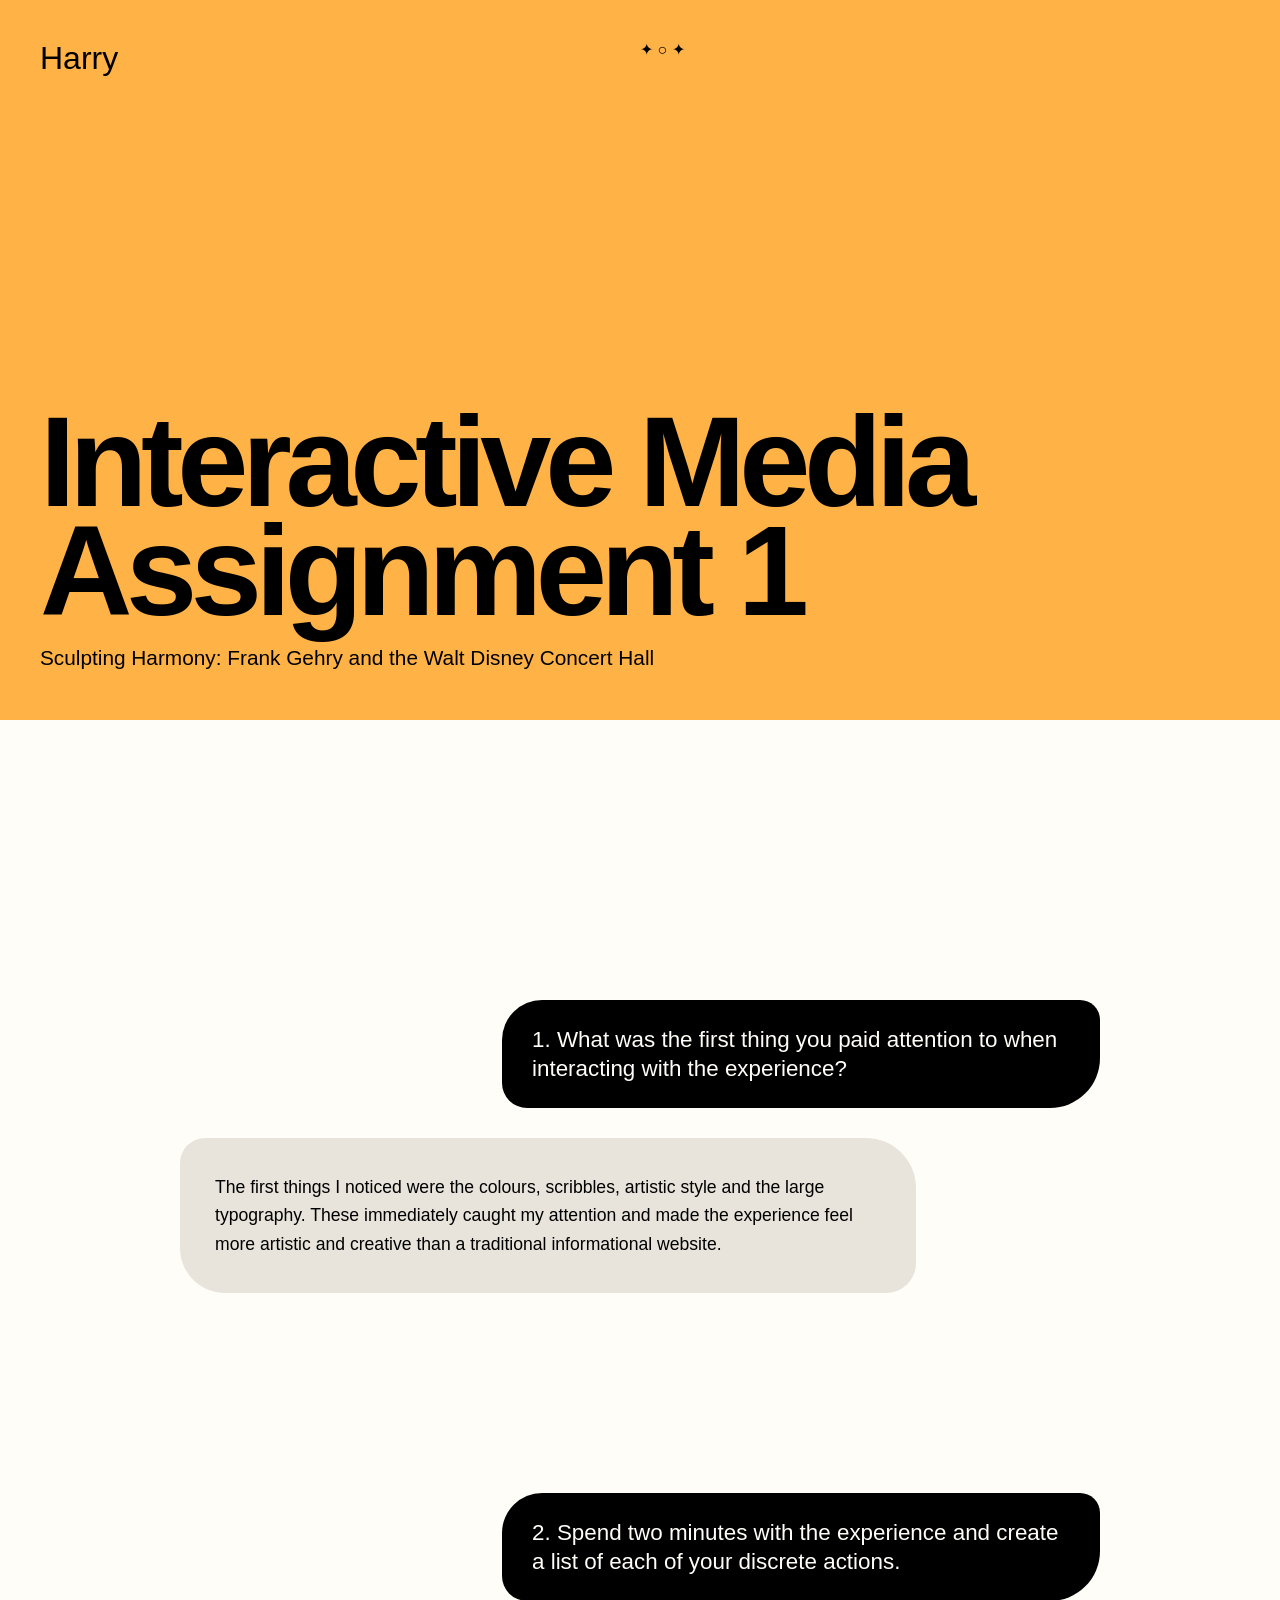
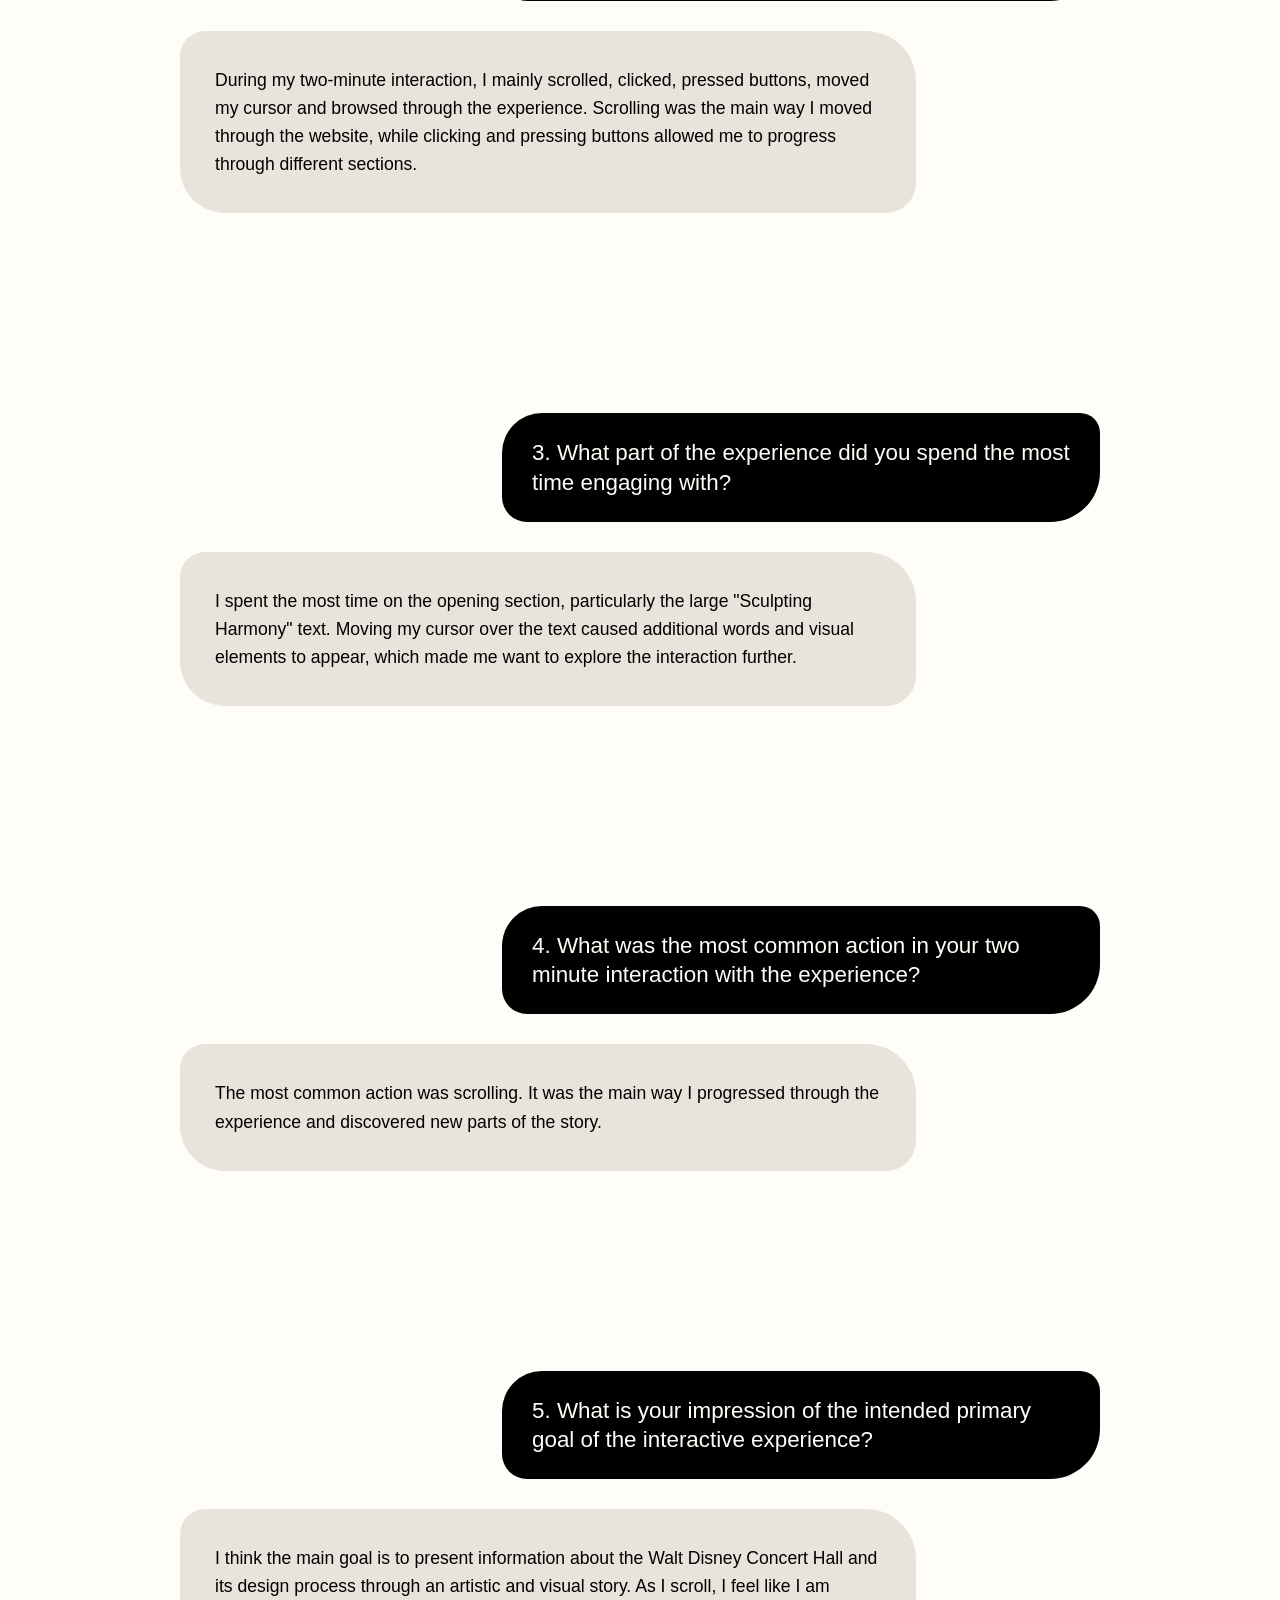
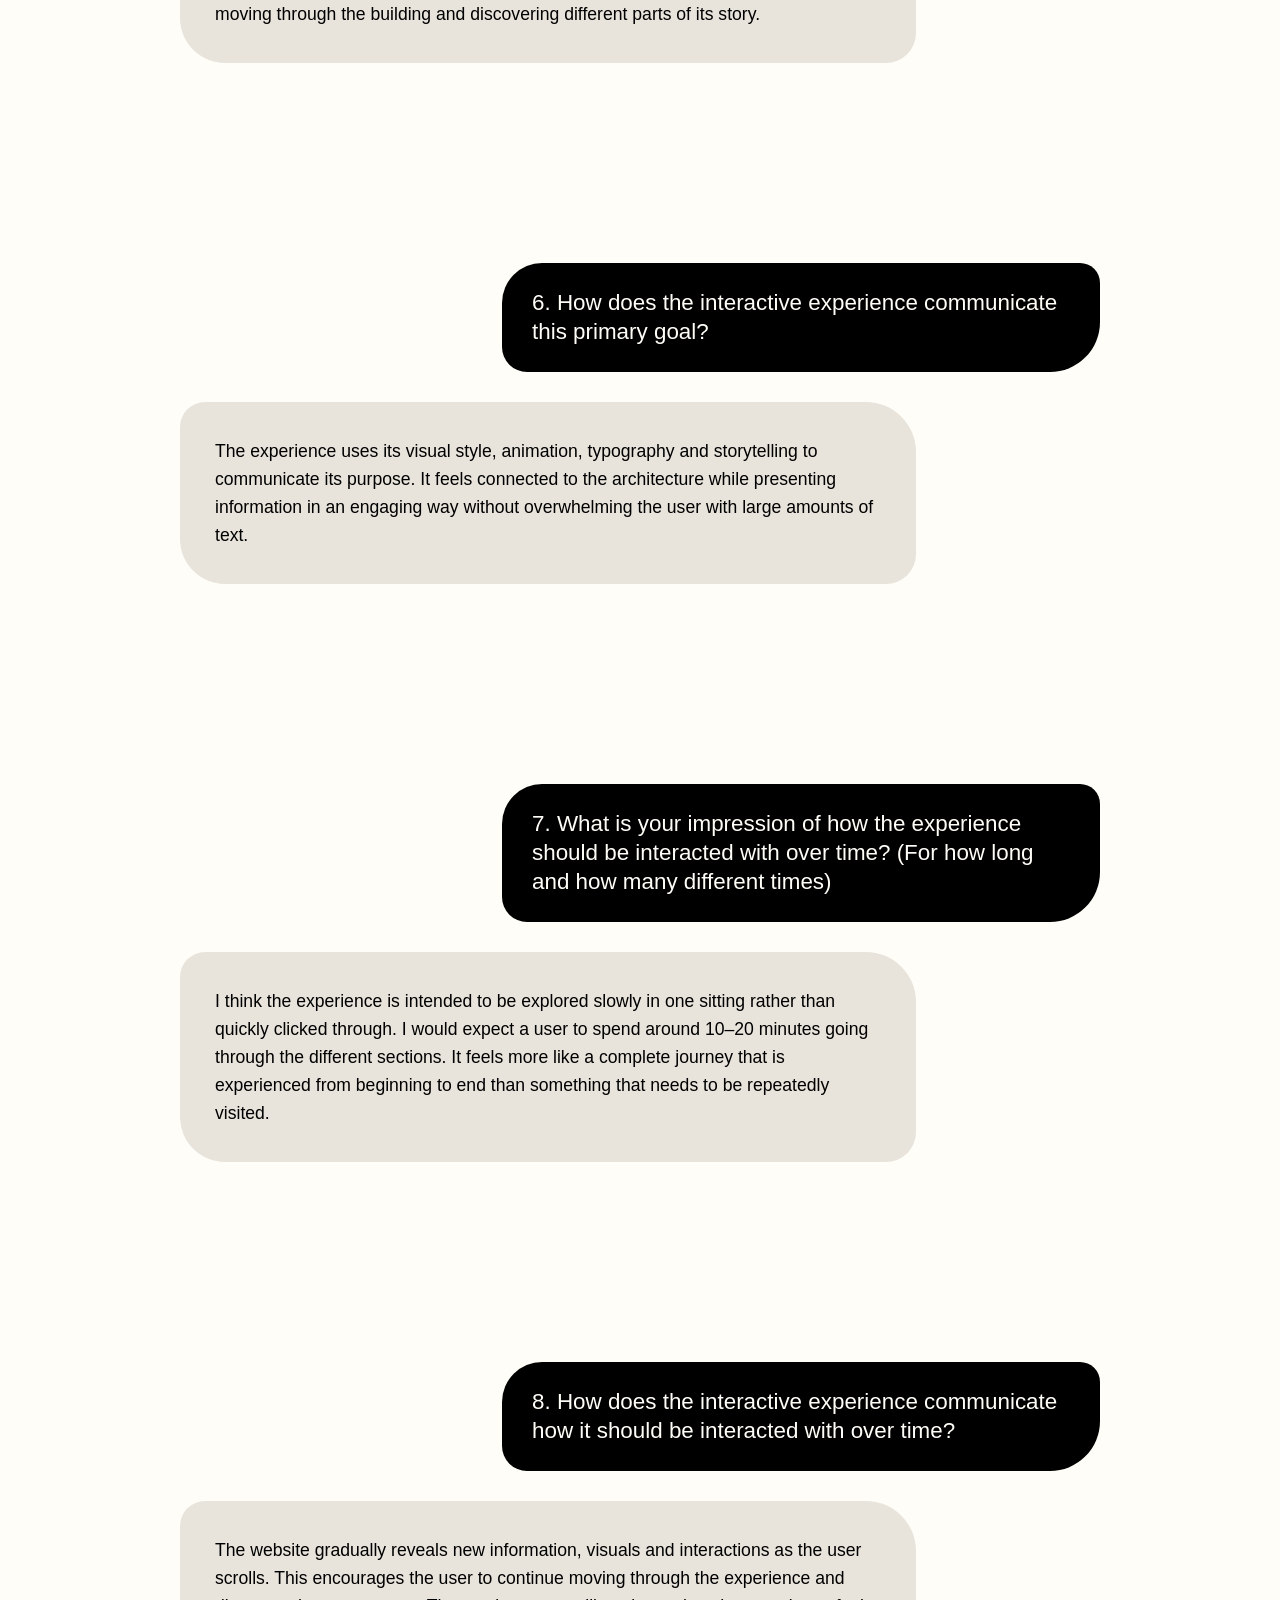
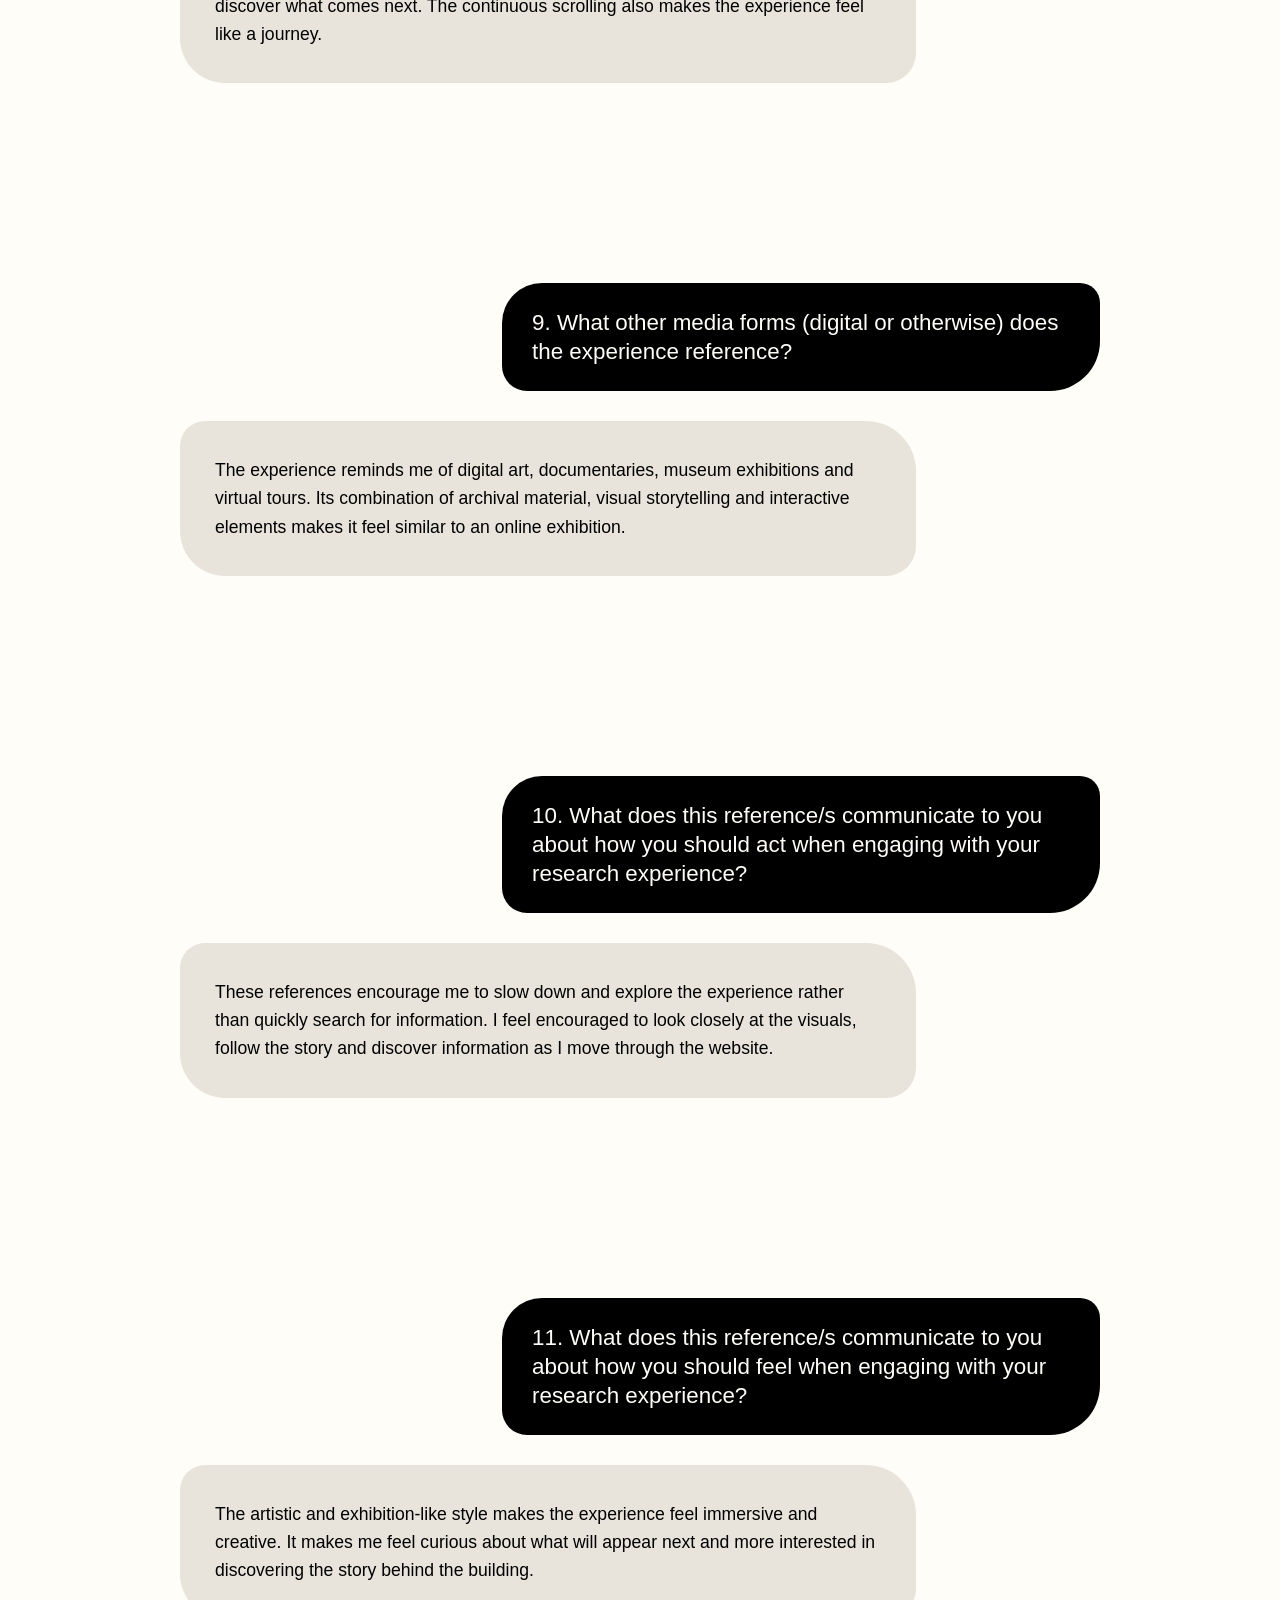
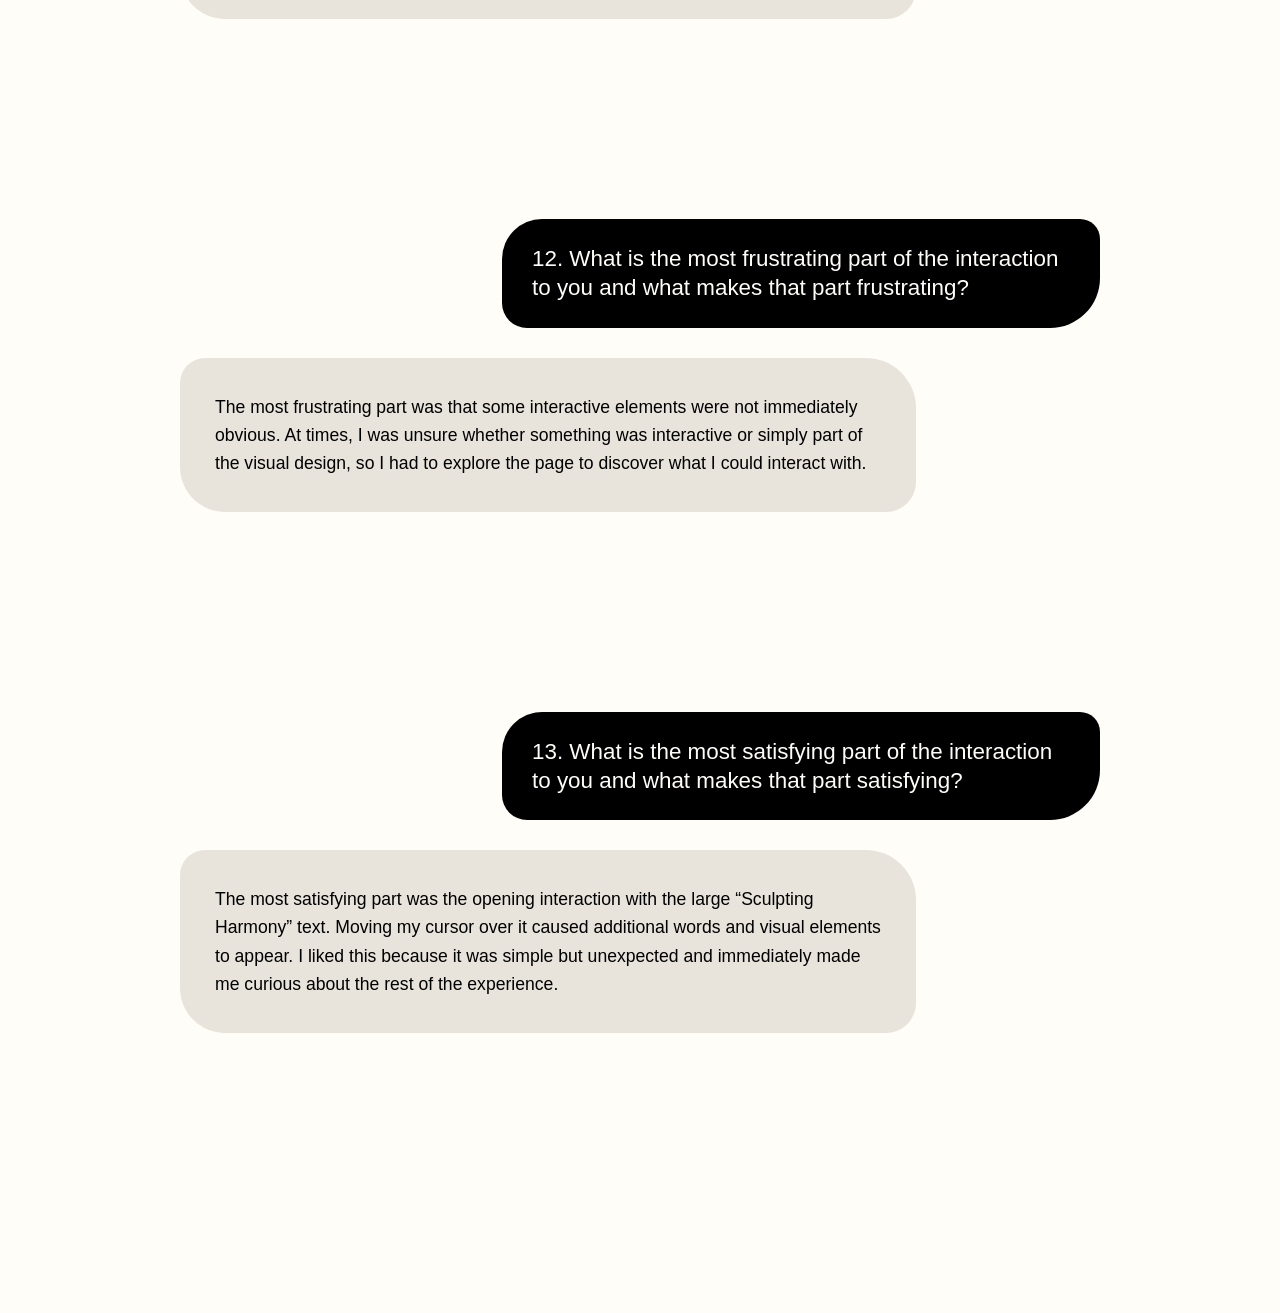
<file: index.html>
<!DOCTYPE html>
<html lang="en">

<head>
    <meta charset="UTF-8">
    <meta name="viewport" content="width=device-width, initial-scale=1.0">
    <title>Assignment 1</title>
    <link rel="stylesheet" href="style.css">
</head>

<body>
    <!--
The header is designed as a strong visual introduction to the
research experience. I chose to separate my name, decorative
elements and title so each part can be positioned independently
with CSS. This allows the opening to feel more like an editorial
composition than a standard webpage heading.
-->

   <header>

    <p class="name">Harry</p>

    <div class="design">
        <span>✦</span>
        <span>○</span>
        <span>✦</span>
    </div>

    <div class="hero-title">
        <h1>Interactive Media Assignment 1</h1>
        <p>Sculpting Harmony: Frank Gehry and the Walt Disney Concert Hall</p>
    </div>

</header>
<!--
Each response is contained in its own section because the
questions are separate pieces of research. Using section,
heading and paragraph elements also gives the document a clear
semantic structure rather than treating the whole page as one
large block of text.
-->
<section>

    <main>

        <section>
            <h2>1. What was the first thing you paid attention to when interacting with the experience?</h2>
            <p>
                The first things I noticed were the colours, scribbles, artistic style and the large typography.
                These immediately caught my attention and made the experience feel more artistic and creative than
                a traditional informational website.
            </p>
        </section>

        <section>
            <h2>2. Spend two minutes with the experience and create a list of each of your discrete actions.</h2>
            <p>
                During my two-minute interaction, I mainly scrolled, clicked, pressed buttons, moved my cursor and
                browsed through the experience. Scrolling was the main way I moved through the website, while clicking
                and pressing buttons allowed me to progress through different sections.
            </p>
        </section>

        <section>
            <h2>3. What part of the experience did you spend the most time engaging with?</h2>
            <p>
                I spent the most time on the opening section, particularly the large "Sculpting Harmony" text.
                Moving my cursor over the text caused additional words and visual elements to appear, which made me
                want to explore the interaction further.
            </p>
        </section>

        <section>
            <h2>4. What was the most common action in your two minute interaction with the experience?</h2>
                <p>
                    The most common action was scrolling. It was the main way I progressed through the experience and discovered new parts of the story.
                </p>
        </section>

        <section>
            <h2>5. What is your impression of the intended primary goal of the interactive experience?</h2>
            <p>
                I think the main goal is to present information about the Walt Disney Concert Hall and its design process through an artistic and visual story. As I scroll, I feel like I am moving through the building and discovering different parts of its story.
            </p>
        </section>

        <section>
            <h2>6. How does the interactive experience communicate this primary goal?</h2>
            <p>
                The experience uses its visual style, animation, typography and storytelling to communicate its purpose. It feels connected to the architecture while presenting information in an engaging way without overwhelming the user with large amounts of text.
            </p>
        </section>

        <section>
            <h2>7. What is your impression of how the experience should be interacted with over time? (For how long and how many different times)</h2>
            <p>I think the experience is intended to be explored slowly in one sitting rather than quickly clicked through. I would expect a user to spend around 10–20 minutes going through the different sections. It feels more like a complete journey that is experienced from beginning to end than something that needs to be repeatedly visited.</p>
        </section>

        <section>
            <h2>8. How does the interactive experience communicate how it should be interacted with over time?</h2>
            <p>
                The website gradually reveals new information, visuals and interactions as the user scrolls. This encourages the user to continue moving through the experience and discover what comes next. The continuous scrolling also makes the experience feel like a journey.
            </p>
        </section>

        <section>
            <h2>9. What other media forms (digital or otherwise) does the experience reference?</h2>
            <p>
                The experience reminds me of digital art, documentaries, museum exhibitions and virtual tours. Its combination of archival material, visual storytelling and interactive elements makes it feel similar to an online exhibition.

            </p>
        </section>

        <section>
            <h2>10. What does this reference/s communicate to you about how you should act when engaging with your research experience?</h2>
            <p>
                These references encourage me to slow down and explore the experience rather than quickly search for information. I feel encouraged to look closely at the visuals, follow the story and discover information as I move through the website.
            </p>
        </section>

        <section>
            <h2>11. What does this reference/s communicate to you about how you should feel when engaging with your research experience?</h2>
            <p>
                The artistic and exhibition-like style makes the experience feel immersive and creative. It makes me feel curious about what will appear next and more interested in discovering the story behind the building.
            </p>
        </section>

        <section>
            <h2>12. What is the most frustrating part of the interaction to you and what makes that part frustrating?</h2>
            <p>
                The most frustrating part was that some interactive elements were not immediately obvious. At times, I was unsure whether something was interactive or simply part of the visual design, so I had to explore the page to discover what I could interact with.
            </p>
        </section>

        <section>
            <h2>13. What is the most satisfying part of the interaction to you and what makes that part satisfying?</h2>
            <p>The most satisfying part was the opening interaction with the large “Sculpting Harmony” text. Moving my cursor over it caused additional words and visual elements to appear. I liked this because it was simple but unexpected and immediately made me curious about the rest of the experience.</p>
        </section>
    </main>

</body>

</html>
</file>
<file: style.css>
/*
I started by creating colour variables so I can easily change
the main colours of the website from one place. I chose orange
for the header because it was one of the first things I noticed
when looking at the Sculpting Harmony website. 
*/

:root {
    --orange: #FFB347;
    --black: #000000;
    --cream: #FFFDF7;
    --stone: #E8E4DC;
}


/*
I removed the default margin from the body so the orange header
can reach the very edges of the browser. I am also using Arial
instead of importing an external font because the assignment
does not allow external CSS libraries or stylesheets.
*/

body {
    margin: 0;
    background-color: var(--cream);
    color: var(--black);
    font-family: Arial, sans-serif;
}


header {
    background-color: var(--orange);
    color: var(--black);
    min-height: 80vh;
    padding: 40px;
    position: relative;
    box-sizing: border-box;
}


/*
I placed my name in the top-left corner trying to coppy the reference webstie.
*/

.name {
    position: absolute;
    top: 40px;
    left: 40px;
    margin: 0;
    font-size: 2rem;
}


/*
I added simple shapes to the top of the header because I wanted
to bring some of the playful and artistic feeling from the
reference website into my own page.
*/

.design {
    position: absolute;
    top: 40px;
    left: 50%;
}

.circle {
    width: 90px;
    height: 90px;
    border: 2px solid var(--black);
    border-radius: 50%;
}

.circle.small {
    width: 25px;
    height: 25px;
}

.line {
    width: 120px;
    height: 2px;
    background-color: var(--black);
    transform: rotate(-20deg);
}


/*
I positioned the title at the bottom of the orange section
because I liked how the reference website uses large text
as an important part of the opening visual.
*/

.hero-title {
    position: absolute;
    bottom: 50px;
    left: 40px;
    margin: 0;
}


/*
I used a very large heading to create a strong visual hierarchy.
*/

header h1 {
    margin: 0;
    font-size: clamp(4rem, 10vw, 9rem);
    line-height: 0.85;
    letter-spacing: -0.05em;
}


/* This controls the smaller text underneath the main title. */

.hero-title p {
    margin: 20px 0 0;
    font-size: 1.3rem;
}


/*
I kept the main content narrower than the full screen because
very long lines of text can be harder to read. The extra space
around the content also gives the page a more open feeling.
*/

main {
    max-width: 1000px;
    margin: 0 auto;
    padding: 80px 40px;
    box-sizing: border-box;
}


/*
Each section contains one question and its answer. I used a large
amount of vertical spacing because I did not want all thirteen
questions to look like one long block of text.
*/

section {
    padding: 100px 0;
    position: relative;
}


/*
I made the questions black and rounded because I wanted them to
look slightly like chat bubbles. This connects to the idea that
the page is presenting my responses as a conversation with the
interactive experience I researched.
*/

section h2 {
    background-color: var(--black);
    color: var(--cream);
    padding: 25px 30px;
    border-radius: 40px 20px 50px 25px;
    font-size: 1.4rem;
    line-height: 1.3;
    font-weight: 500;
    margin: 0 35% 30px 0;
}


/*
I originally considered using orange for the answers, but it
made the page feel too bright because the header already uses
orange. I chose a soft stone colour instead so the answers are
still separated from the questions without competing with the
main orange section.
*/

section p {
    background-color: var(--stone);
    color: var(--black);
    padding: 35px;
    border-radius: 25px 50px 30px 45px;
    font-size: 1.1rem;
    line-height: 1.6;
    margin: 0 0 0 20%;
}


/*
I moved every second question and answer to the opposite side.
I did this because having all the bubbles in exactly the same
position felt repetitive. Alternating them gives the page more
movement as the user scrolls through the responses.
*/

section:nth-child(even) h2 {
    margin-left: 35%;
    margin-right: 0;
}

section:nth-child(even) p {
    margin-left: 0;
    margin-right: 20%;
}
/*
AI acknowledgement: I used AI while developing this page
to help me understand CSS properties, troubleshoot problems.
*/
</file>
